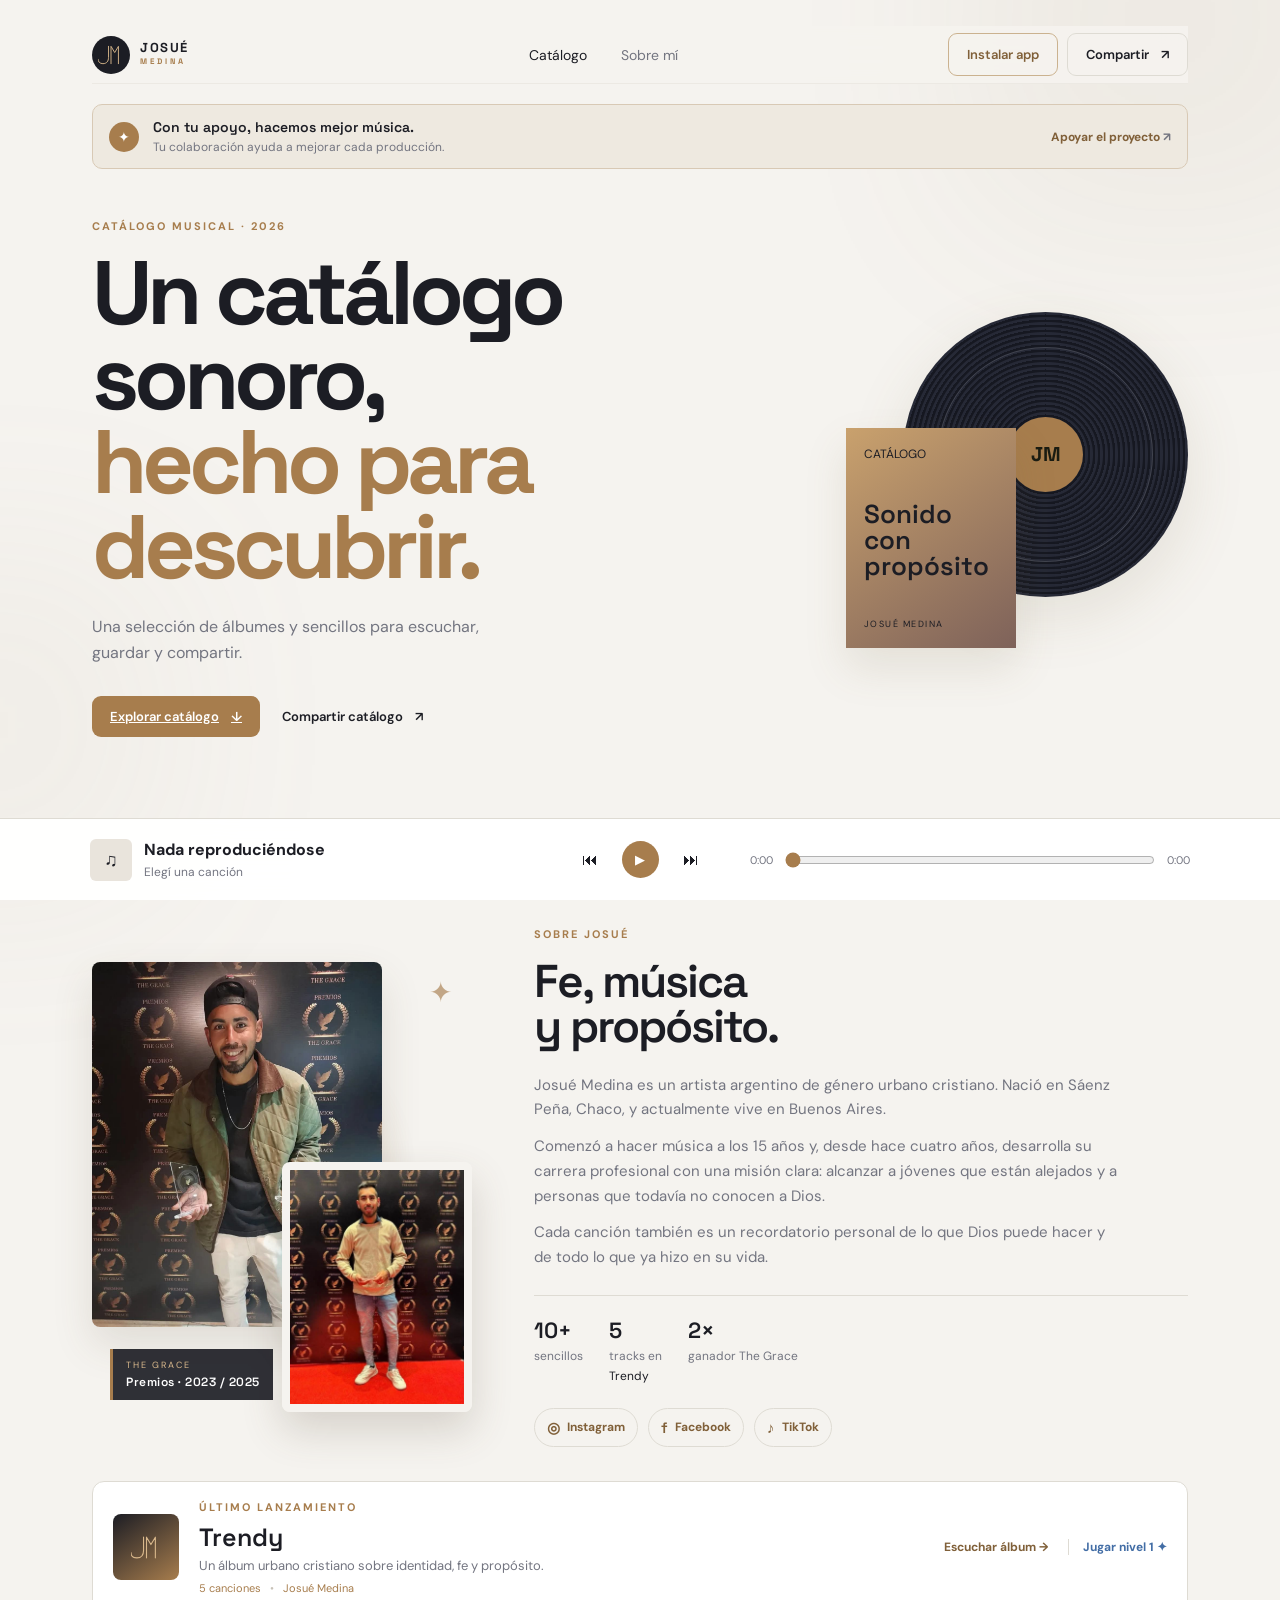
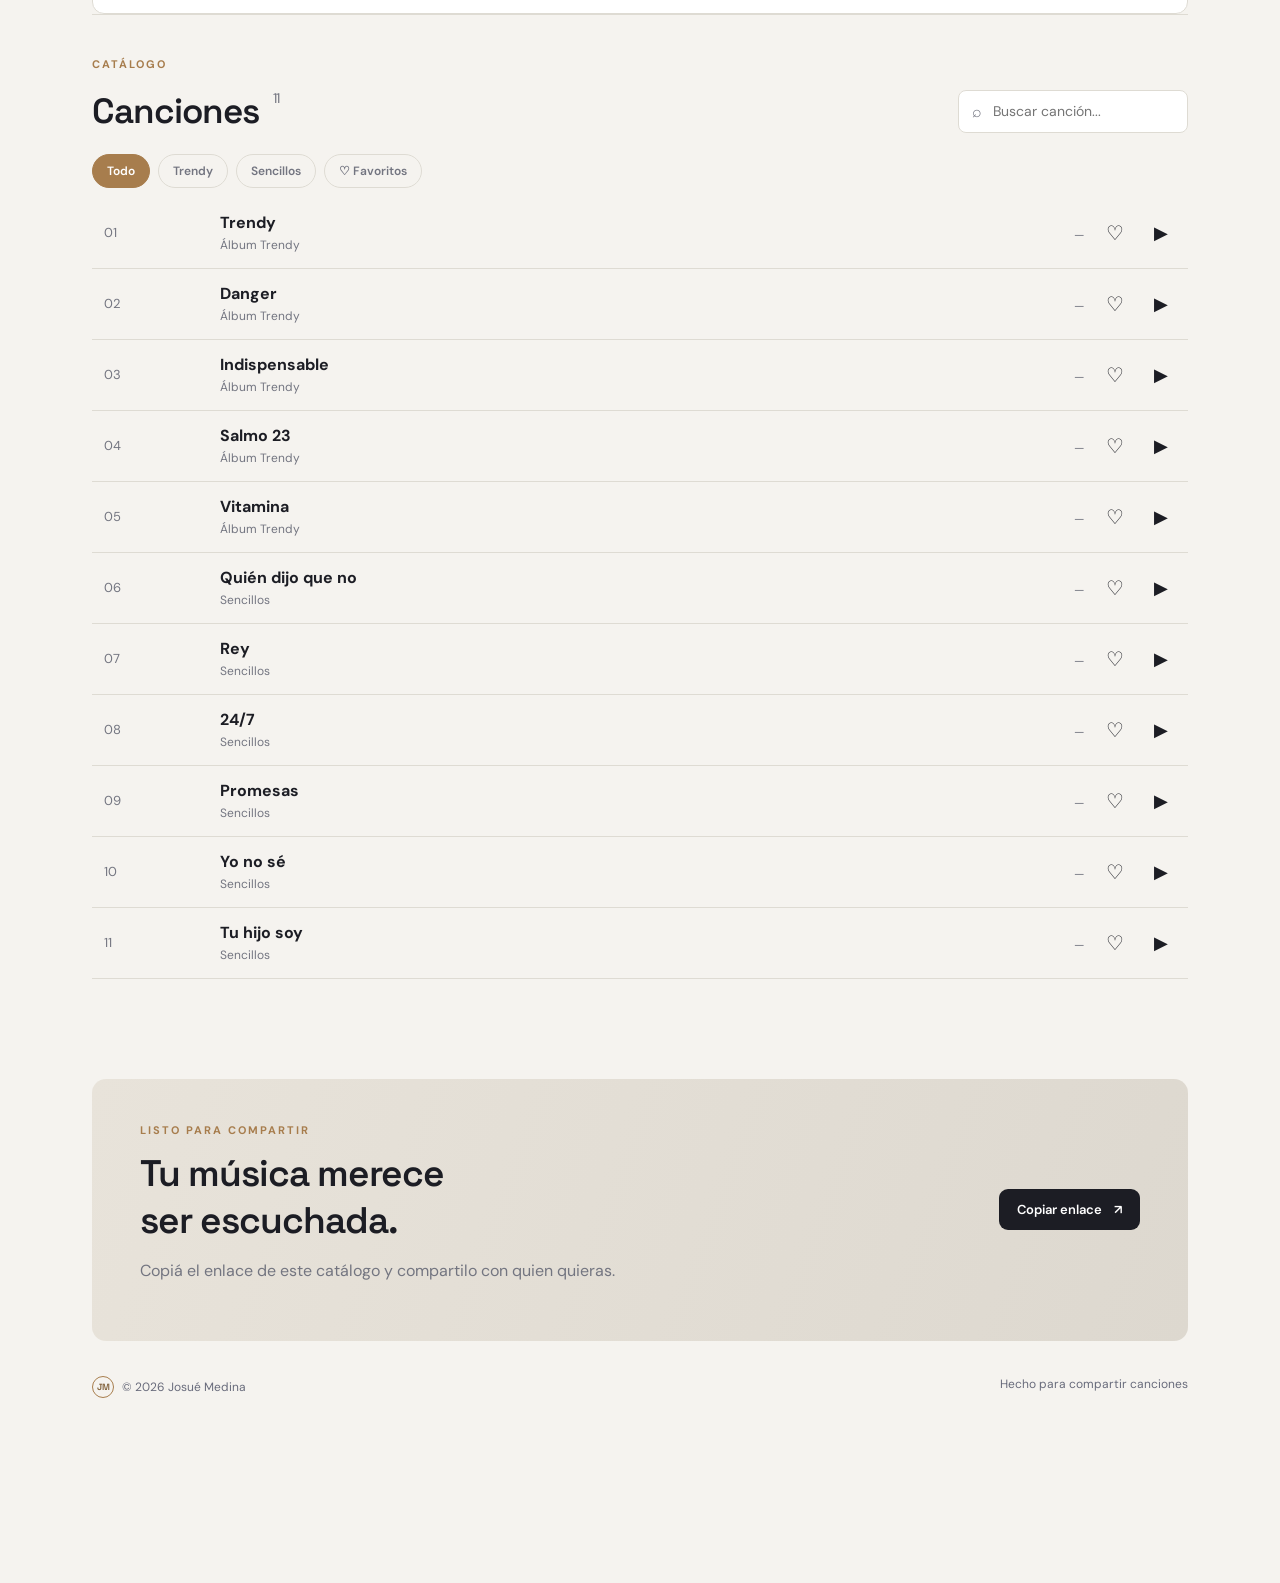
<file: josue-medina-vercel-final/index.html>
<!doctype html>
<html lang="es">
  <head>
    <meta charset="UTF-8" />
    <meta name="viewport" content="width=device-width, initial-scale=1.0" />
    <meta name="theme-color" content="#11131c" />
    <meta name="mobile-web-app-capable" content="yes" />
    <link rel="manifest" href="manifest.json" />
    <title>Medina Music — Catálogo</title>
    <link rel="preconnect" href="https://fonts.googleapis.com" />
    <link rel="preconnect" href="https://fonts.gstatic.com" crossorigin />
    <link href="https://fonts.googleapis.com/css2?family=DM+Sans:wght@400;500;600;700&family=Space+Grotesk:wght@500;600;700&display=swap" rel="stylesheet" />
    <link rel="stylesheet" href="styles.css" />
    <link rel="preconnect" href="https://www.youtube.com" />
    <link rel="preconnect" href="https://i.ytimg.com" />
  </head>
  <body>
    <div class="ambient ambient-one"></div><div class="ambient ambient-two"></div>
    <main class="shell">
      <header class="topbar">
        <a class="brand" href="#" aria-label="Josué Medina"><span class="brand-mark" aria-hidden="true"><svg viewBox="0 0 42 42" role="img"><path d="M17 7v18c0 6-3 10-9 10-5 0-8-3-8-7M21 35V7l6 10 6-10v28"/></svg></span><span>JOSUÉ<br><small>MEDINA</small></span></a>
        <nav><a class="active" href="#library">Catálogo</a><a href="#bio">Sobre mí</a></nav>
        <div class="top-actions"><button id="installBtn" class="button button-ghost install-btn" hidden>Instalar app</button><button id="shareBtn" class="button button-ghost">Compartir <span>↗</span></button></div>
      </header>
      <aside class="support-banner"><div class="support-spark">✦</div><div><strong>Con tu apoyo, hacemos mejor música.</strong><span>Tu colaboración ayuda a mejorar cada producción.</span></div><a href="https://link.mercadopago.com.ar/josuemusic" target="_blank" rel="noopener">Apoyar el proyecto <span>↗</span></a></aside>

      <section class="hero" id="library">
        <div class="hero-copy"><p class="eyebrow">CATÁLOGO MUSICAL · 2026</p><h1>Un catálogo sonoro,<br><em>hecho para descubrir.</em></h1><p class="lede">Una selección de álbumes y sencillos para escuchar, guardar y compartir.</p><div class="hero-actions"><a class="button button-primary" href="#library">Explorar catálogo <span>↓</span></a><button id="shareHeroBtn" class="button button-text">Compartir catálogo <span>↗</span></button></div></div>
        <div class="hero-art"><div class="vinyl"><div class="label">JM</div></div><div class="art-card"><span>CATÁLOGO</span><strong>Sonido<br>con propósito</strong><small>JOSUÉ MEDINA</small></div></div>
      </section>

      <section class="bio-section" id="bio"><div class="bio-images"><div class="photo-glow"></div><img loading="lazy" src="bio-premio-2.jpeg" alt="Josué Medina en los Premios The Grace"><img loading="lazy" class="bio-secondary" src="bio-premio-1.jpeg" alt="Josué Medina recibiendo un reconocimiento"><div class="photo-caption"><span>THE GRACE</span><strong>Premios · 2023 / 2025</strong></div></div><div class="bio-copy"><p class="eyebrow">SOBRE JOSUÉ</p><h2>Fe, música<br>y propósito.</h2><p>Josué Medina es un artista argentino de género urbano cristiano. Nació en Sáenz Peña, Chaco, y actualmente vive en Buenos Aires.</p><p>Comenzó a hacer música a los 15 años y, desde hace cuatro años, desarrolla su carrera profesional con una misión clara: alcanzar a jóvenes que están alejados y a personas que todavía no conocen a Dios.</p><p>Cada canción también es un recordatorio personal de lo que Dios puede hacer y de todo lo que ya hizo en su vida.</p><div class="bio-stats"><span><strong>10+</strong> sencillos</span><span><strong>5</strong> tracks en <em>Trendy</em></span><span><strong>2×</strong> ganador The Grace</span></div><div class="social-links" aria-label="Redes sociales"><a href="https://www.instagram.com/josue_mediinaa?stkn=ZmtqZ3pzNzg5ZG9t" target="_blank" rel="noopener"><span>◎</span> Instagram</a><a href="https://www.facebook.com/share/1EmB1XqpJW/" target="_blank" rel="noopener"><span>f</span> Facebook</a><a href="https://www.tiktok.com/@josuemediinaa?_r=1&_t=ZS-99s7cpWRN3s" target="_blank" rel="noopener"><span>♪</span> TikTok</a></div></div></section>
      <section class="release-card"><div class="release-art" aria-label="Monograma JM"><svg viewBox="0 0 42 42" aria-hidden="true"><path d="M17 7v18c0 6-3 10-9 10-5 0-8-3-8-7M21 35V7l6 10 6-10v28"/></svg></div><div class="release-copy"><p class="eyebrow">ÚLTIMO LANZAMIENTO</p><h2>Trendy</h2><p>Un álbum urbano cristiano sobre identidad, fe y propósito.</p><div class="release-meta"><span>5 canciones</span><i>•</i><span>Josué Medina</span></div></div><a href="#library" class="release-link">Escuchar álbum <span>→</span></a><a href="juego.html" class="release-link game-link">Jugar nivel 1 <span>✦</span></a></section>
      <section class="toolbar"><div><p class="eyebrow">CATÁLOGO</p><h2>Canciones <span id="songCount">0</span></h2></div><label class="search"><span>⌕</span><input id="searchInput" placeholder="Buscar canción..." aria-label="Buscar canción" /></label></section>
      <div class="filter-bar" id="filterBar"><button class="filter active" data-filter="all">Todo</button><button class="filter" data-filter="Trendy">Trendy</button><button class="filter" data-filter="Sencillos">Sencillos</button><button class="filter" data-filter="favorites">♡ Favoritos</button></div>
      <section id="trackList" class="track-list" aria-live="polite"></section>
      <section id="emptyState" class="empty-state"><div class="empty-icon">♫</div><h3>Tu catálogo está esperando</h3><p>Agregá tus archivos de audio para empezar a crear tu biblioteca.</p><label class="button button-primary" for="fileInput">Cargar música</label></section>

      <section class="share-panel" id="about"><div><p class="eyebrow">LISTO PARA COMPARTIR</p><h2>Tu música merece<br>ser escuchada.</h2><p>Copiá el enlace de este catálogo y compartilo con quien quieras.</p></div><button id="sharePanelBtn" class="button button-light">Copiar enlace <span>↗</span></button></section>
      <footer><span class="footer-brand"><span class="footer-mark">JM</span> © 2026 Josué Medina</span><span>Hecho para compartir canciones</span></footer>
    </main>
    <div class="player" id="player"><div class="now"><div class="mini-cover">♫</div><div><strong id="nowTitle">Nada reproduciéndose</strong><span id="nowArtist">Elegí una canción</span></div></div><div class="controls"><button id="prevBtn">⏮</button><button id="playBtn" class="play">▶</button><button id="nextBtn">⏭</button></div><div class="progress"><span id="currentTime">0:00</span><input id="progressBar" type="range" min="0" max="100" value="0" /><span id="duration">0:00</span></div><audio id="audio"></audio></div>
    <div id="toast" class="toast" role="status"></div>
    <div id="ytModal" class="yt-modal" hidden><div class="yt-backdrop" data-close></div><div class="yt-dialog"><button class="yt-close" data-close aria-label="Cerrar">×</button><iframe id="ytFrame" title="Reproductor de YouTube" allow="autoplay; encrypted-media; picture-in-picture" allowfullscreen></iframe></div></div>
    <script src="app.js"></script>
  </body>
</html>
</file>
<file: josue-medina-vercel-final/styles.css>
:root{--bg:#0f1017;--panel:#181a25;--muted:#8e91a2;--text:#f6f4f1;--accent:#c8f36b;--line:#2c2e3c}*{box-sizing:border-box}body{margin:0;background:var(--bg);color:var(--text);font-family:'DM Sans',sans-serif;min-height:100vh}.ambient{position:fixed;filter:blur(100px);opacity:.18;pointer-events:none;z-index:-1}.ambient-one{width:420px;height:420px;background:#7a4cff;top:-190px;right:-100px}.ambient-two{width:350px;height:350px;background:#c8f36b;bottom:0;left:-180px}.shell{max-width:1160px;margin:auto;padding:26px 32px 150px}.topbar{height:58px;display:flex;align-items:center;justify-content:space-between}.brand{display:flex;align-items:center;gap:10px;color:var(--text);text-decoration:none;font:700 13px/12px 'Space Grotesk'}.brand small{font-size:9px;letter-spacing:2px;color:var(--accent)}.brand-mark{display:grid;place-items:center;width:33px;height:33px;border-radius:11px;background:var(--accent);color:#13150d;font:700 20px 'Space Grotesk'}nav{display:flex;gap:34px;margin-left:70px}nav a{color:var(--muted);text-decoration:none;font-size:14px}nav a.active,nav a:hover{color:var(--text)}.button{border:0;border-radius:9px;padding:12px 18px;font:600 13px 'DM Sans';cursor:pointer;display:inline-flex;align-items:center;gap:12px;transition:.2s}.button-primary{background:var(--accent);color:#15170e}.button-primary:hover{transform:translateY(-2px);filter:brightness(1.07)}.button-ghost{border:1px solid var(--line);background:transparent;color:var(--text)}.button-text{background:transparent;color:var(--text);padding-left:4px}.button-light{background:#f6f4f1;color:#151620}.hero{display:flex;min-height:440px;align-items:center;justify-content:space-between;padding:50px 0 25px}.eyebrow{color:var(--accent);font-size:11px;font-weight:700;letter-spacing:2px;margin:0 0 18px}.hero h1{font:700 clamp(53px,8vw,90px)/.94 'Space Grotesk';letter-spacing:-5px;margin:0}.hero h1 em{font-style:normal;color:var(--accent)}.lede{color:var(--muted);font-size:16px;max-width:390px;line-height:1.6;margin:25px 0 30px}.hero-actions{display:flex;gap:18px;align-items:center}.hero-art{width:390px;height:340px;position:relative}.vinyl{width:285px;height:285px;border-radius:50%;background:repeating-radial-gradient(circle,#262936 0 2px,#161821 3px 5px);position:absolute;right:0;top:4px;box-shadow:0 20px 60px #0008}.vinyl:after{content:'';position:absolute;inset:35px;border-radius:50%;border:1px solid #ffffff20}.label{position:absolute;inset:105px;border-radius:50%;display:grid;place-items:center;background:var(--accent);color:#1a1c12;font:700 20px 'Space Grotesk'}.art-card{position:absolute;bottom:0;left:4px;width:170px;height:220px;padding:18px;background:linear-gradient(145deg,#e4a33c,#9c3e58);box-shadow:0 20px 40px #0008;display:flex;flex-direction:column;justify-content:space-between}.art-card span{font-size:12px}.art-card strong{font:600 26px/1 'Space Grotesk'}.art-card small{font-size:9px;letter-spacing:1.5px}.toolbar{display:flex;align-items:end;justify-content:space-between;border-top:1px solid var(--line);padding:42px 0 21px}.toolbar h2,.share-panel h2{font:600 35px 'Space Grotesk';margin:0;letter-spacing:-1px}.toolbar h2 span{font:14px 'DM Sans';color:var(--muted);vertical-align:top;margin-left:6px}.search{border:1px solid var(--line);border-radius:8px;padding:10px 13px;display:flex;gap:9px;width:230px;color:var(--muted)}.search input{border:0;outline:0;background:none;color:var(--text);width:100%;font:14px 'DM Sans'}.track-list{display:flex;flex-direction:column}.track{display:grid;grid-template-columns:42px 1fr auto 130px 30px;align-items:center;gap:16px;padding:14px 12px;border-bottom:1px solid var(--line);transition:.2s}.track:hover,.track.current{background:#1a1d29}.track-num{color:var(--muted);font-size:13px}.track-cover,.mini-cover{width:42px;height:42px;border-radius:6px;display:grid;place-items:center;background:linear-gradient(135deg,#7347e5,#e88272);font-size:18px}.track-info{min-width:0}.track-info strong,.track-info span{display:block;white-space:nowrap;overflow:hidden;text-overflow:ellipsis}.track-info span,.track-duration{color:var(--muted);font-size:12px;margin-top:4px}.track button{background:none;border:0;color:var(--muted);font-size:18px;cursor:pointer}.empty-state{text-align:center;padding:65px 20px;border:1px dashed var(--line);border-radius:12px;margin-top:12px}.empty-icon{font-size:38px;color:var(--accent)}.empty-state h3{font:600 23px 'Space Grotesk';margin:12px 0 8px}.empty-state p{color:var(--muted);margin:0 0 20px}.share-panel{margin-top:100px;border-radius:14px;padding:44px 48px;background:linear-gradient(110deg,#25263a,#1d3028);display:flex;justify-content:space-between;align-items:center}.share-panel p:not(.eyebrow){color:#b8bac7}.share-panel h2{font-size:37px}.share-panel .eyebrow{margin-bottom:13px}footer{display:flex;justify-content:space-between;color:#686b7b;font-size:12px;padding:35px 0}.player{position:fixed;bottom:0;left:0;right:0;height:82px;background:#171923f5;border-top:1px solid var(--line);backdrop-filter:blur(18px);display:grid;grid-template-columns:1fr 180px 1fr;align-items:center;padding:0 max(32px,calc((100vw - 1100px)/2));gap:20px}.now{display:flex;align-items:center;gap:12px;min-width:0}.mini-cover{width:42px;height:42px;flex:none;background:#303343}.now strong,.now span{display:block;white-space:nowrap;overflow:hidden;text-overflow:ellipsis}.now span{color:var(--muted);font-size:12px;margin-top:4px}.controls{display:flex;justify-content:center;align-items:center;gap:18px}.controls button{border:0;background:none;color:var(--text);cursor:pointer;font-size:16px}.controls .play{width:37px;height:37px;border-radius:50%;background:var(--accent);color:#171913;font-size:13px}.progress{display:flex;align-items:center;gap:10px;font-size:11px;color:var(--muted)}input[type=range]{accent-color:var(--accent);width:100%}.toast{position:fixed;right:24px;bottom:102px;background:#f6f4f1;color:#12131a;padding:12px 16px;border-radius:8px;font-size:13px;opacity:0;transform:translateY(10px);transition:.25s;pointer-events:none}.toast.show{opacity:1;transform:none}@media(max-width:760px){.shell{padding:18px 18px 135px}.topbar nav{display:none}.hero{padding-top:38px;display:block}.hero-art{margin:35px auto 0;transform:scale(.8);transform-origin:left top;height:280px}.hero h1{font-size:62px}.toolbar{display:block}.search{margin-top:20px;width:100%}.track{grid-template-columns:25px 1fr auto 25px}.track-duration{display:none}.share-panel{display:block;padding:30px 25px}.share-panel .button{margin-top:20px}.player{grid-template-columns:1fr 120px;padding:0 15px;gap:10px}.progress{display:none}footer{display:block;line-height:2}}
 .yt-modal{position:fixed;inset:0;z-index:20;display:grid;place-items:center}.yt-modal[hidden]{display:none}.yt-backdrop{position:absolute;inset:0;background:#05060bd9;backdrop-filter:blur(8px)}.yt-dialog{position:relative;width:min(900px,92vw);aspect-ratio:16/9;background:#000;border-radius:12px;overflow:hidden;box-shadow:0 25px 90px #000}.yt-dialog iframe{width:100%;height:100%;border:0}.yt-close{position:absolute;z-index:2;right:10px;top:8px;width:33px;height:33px;border:0;border-radius:50%;background:#000b;color:#fff;font-size:25px;line-height:1;cursor:pointer}.track-cover{background-size:cover;background-position:center;overflow:hidden}
 .filter-bar{display:flex;gap:8px;margin:0 0 10px}.filter{border:1px solid var(--line);background:transparent;color:var(--muted);border-radius:999px;padding:8px 14px;font:600 12px 'DM Sans';cursor:pointer;transition:.2s}.filter:hover,.filter.active{background:var(--accent);border-color:var(--accent);color:#15170e}.track{grid-template-columns:42px 42px 1fr auto 30px 30px}.favorite{font-size:20px!important}.favorite.saved{color:var(--accent)!important}@media(max-width:760px){.filter-bar{overflow:auto;padding-bottom:4px}.track{grid-template-columns:25px 42px 1fr 25px 25px}.favorite{font-size:17px!important}.track-duration{display:none}}
 .donation-panel{margin-top:22px;padding:25px 28px;border:1px solid #42482b;border-radius:14px;background:linear-gradient(110deg,#1a211b,#181a25);display:flex;align-items:center;gap:20px}.donation-icon{width:48px;height:48px;border-radius:14px;display:grid;place-items:center;background:var(--accent);color:#18200f;font-size:22px}.donation-copy{flex:1}.donation-copy h2{font:600 23px 'Space Grotesk';margin:0 0 5px}.donation-copy p:not(.eyebrow){color:var(--muted);margin:0;font-size:14px}.donation-copy .eyebrow{margin-bottom:8px}.donation-actions{display:flex;gap:9px;flex-wrap:wrap;justify-content:flex-end}@media(max-width:760px){.donation-panel{display:block}.donation-icon{margin-bottom:16px}.donation-actions{justify-content:flex-start;margin-top:20px}}
 :root{--bg:#f5f3ef;--panel:#ffffff;--muted:#737580;--text:#1c1d24;--accent:#a77d4d;--line:#dedbd3}body{background:var(--bg);color:var(--text)}.ambient{opacity:.06}.ambient-one{background:#8b6f47}.ambient-two{background:#b7a58c}.brand,.button-text,nav a.active,nav a:hover,.track button{color:var(--text)}.brand small,.eyebrow,.hero h1 em,.empty-icon{color:var(--accent)}.brand-mark,.button-primary,.filter:hover,.filter.active,.controls .play,.donation-icon{background:var(--accent);color:#fff}.button-ghost{border-color:var(--line);color:var(--text)}.button-light{background:#1c1d24;color:#fff}.vinyl{box-shadow:0 20px 60px #7b674422}.art-card{background:linear-gradient(145deg,#c9a16d,#7e625a);box-shadow:0 20px 40px #7b674422}.track:hover,.track.current{background:#ebe8e1}.search{background:#fff}.share-panel{background:linear-gradient(110deg,#e8e3da,#ddd8cf)}.donation-panel{border-color:#d8c9b5;background:#eee9e0}.player{background:#fffffff2;border-top-color:var(--line);color:var(--text)}.mini-cover{background:#e9e4dc}.now span,.track-info span,.track-duration{color:var(--muted)}.yt-dialog{box-shadow:0 25px 90px #5c4c3822}
 .share-panel p:not(.eyebrow){color:#737580}.share-panel h2{color:#1c1d24}.donation-copy h2{color:#1c1d24}
 .support-banner{display:flex;align-items:center;gap:14px;margin-top:20px;padding:13px 16px;border:1px solid #d8c9b5;border-radius:10px;background:#eee9e0;color:#1c1d24}.support-spark{width:30px;height:30px;border-radius:50%;display:grid;place-items:center;background:#a77d4d;color:#fff;font-size:14px}.support-banner div:nth-child(2){flex:1}.support-banner strong,.support-banner span{display:block}.support-banner strong{font:600 14px 'Space Grotesk'}.support-banner span{margin-top:3px;color:#737580;font-size:12px}.support-banner a{color:#806039;text-decoration:none;font-size:12px;font-weight:700;white-space:nowrap}.support-banner a span{display:inline}.support-banner a:hover{text-decoration:underline}@media(max-width:600px){.support-banner{align-items:flex-start}.support-banner a{font-size:11px}.support-banner strong{font-size:13px}}
 .bio-section{display:grid;grid-template-columns:380px 1fr;gap:62px;align-items:center;margin-top:100px;padding-top:64px;border-top:1px solid var(--line)}.bio-images{height:450px;position:relative}.bio-images img{width:290px;height:365px;object-fit:cover;border-radius:8px;box-shadow:0 18px 40px #5c4c3822}.bio-images .bio-secondary{position:absolute;width:190px;height:250px;right:0;bottom:0;border:8px solid var(--bg);box-shadow:0 18px 40px #5c4c3833}.bio-copy h2{font:600 46px/.98 'Space Grotesk';letter-spacing:-2px;margin:0 0 24px}.bio-copy p:not(.eyebrow){max-width:590px;color:var(--muted);line-height:1.65;font-size:15px;margin:0 0 12px}.bio-stats{display:flex;gap:26px;margin-top:25px;padding-top:20px;border-top:1px solid var(--line);color:var(--muted);font-size:12px}.bio-stats span{display:flex;flex-direction:column;gap:4px}.bio-stats strong{color:var(--text);font:600 22px 'Space Grotesk'}.bio-stats em{font-style:normal;color:var(--text)}@media(max-width:760px){.bio-section{display:block;margin-top:70px;padding-top:45px}.bio-images{height:370px}.bio-images img{width:240px;height:300px}.bio-images .bio-secondary{width:155px;height:205px}.bio-copy h2{font-size:38px}.bio-stats{gap:13px;flex-wrap:wrap}}
 .bio-images{isolation:isolate}.photo-glow{position:absolute;width:260px;height:260px;left:35px;top:80px;border-radius:50%;background:#a77d4d22;filter:blur(18px);z-index:-1}.photo-caption{position:absolute;left:18px;bottom:12px;padding:10px 13px;background:#1c1d24e8;color:#fff;border-left:3px solid #a77d4d;letter-spacing:.5px}.photo-caption span,.photo-caption strong{display:block}.photo-caption span{font-size:9px;letter-spacing:2px;color:#d9b88c}.photo-caption strong{font:600 12px 'Space Grotesk';margin-top:3px}.bio-images:after{content:'✦';position:absolute;right:20px;top:12px;color:#a77d4d;font-size:28px;opacity:.65}
 .topbar{position:sticky;top:0;z-index:10;background:#f5f3eff2;backdrop-filter:blur(16px);border-bottom:1px solid #dedbd366}.release-card{display:flex;align-items:center;gap:20px;margin:34px 0 0;padding:18px 20px;border:1px solid var(--line);border-radius:12px;background:#fff}.release-art{width:66px;height:66px;flex:none;border-radius:8px;display:grid;place-items:center;background:linear-gradient(145deg,#1c1d24,#a77d4d);color:#fff;font:600 20px 'Space Grotesk'}.release-copy{flex:1}.release-copy h2{font:600 25px 'Space Grotesk';margin:0 0 4px}.release-copy p:not(.eyebrow){color:var(--muted);font-size:13px;margin:0 0 7px}.release-copy .eyebrow{margin:0 0 7px}.release-meta{display:flex;gap:9px;color:#a77d4d;font-size:11px}.release-meta i{font-style:normal;color:#c8c2b8}.release-link{color:#806039;text-decoration:none;font-size:12px;font-weight:700;white-space:nowrap}.release-link:hover{text-decoration:underline}.button:focus-visible,.filter:focus-visible,.search:focus-within,.release-link:focus-visible,nav a:focus-visible{outline:2px solid #a77d4d;outline-offset:3px}.track-cover{transition:transform .25s,filter .25s}.track:hover .track-cover{transform:scale(1.04);filter:saturate(1.12)}
 @media(max-width:600px){.release-card{align-items:flex-start;gap:12px}.release-art{width:54px;height:54px;font-size:16px}.release-copy h2{font-size:21px}.release-copy p:not(.eyebrow){font-size:12px}.release-link{align-self:center;font-size:11px}}
 .game-link{color:#426da5;border-left:1px solid var(--line);padding-left:14px}
 .brand-mark{background:#1c1d24;color:#d9b88c;border-radius:50%;width:38px;height:38px}.brand-mark svg{width:26px;height:26px;fill:none;stroke:currentColor;stroke-width:1.5;stroke-linecap:round;stroke-linejoin:round}.brand{letter-spacing:1.5px}.brand small{letter-spacing:3px;color:#a77d4d;font-size:8px}
 .release-art svg{width:31px;height:31px;fill:none;stroke:#d9b88c;stroke-width:1.5;stroke-linecap:round;stroke-linejoin:round}
 .footer-brand{display:flex;align-items:center;gap:8px}.footer-mark{display:inline-grid;place-items:center;width:22px;height:22px;border:1px solid #a77d4d;border-radius:50%;color:#806039;font:600 9px 'Space Grotesk';letter-spacing:-.5px}
 .social-links{display:flex;gap:10px;flex-wrap:wrap;margin-top:24px}.social-links a{display:inline-flex;align-items:center;gap:7px;padding:9px 12px;border:1px solid var(--line);border-radius:999px;color:#806039;text-decoration:none;font-size:12px;font-weight:700;transition:.2s}.social-links a:hover{background:#eee9e0;border-color:#cbb28f;transform:translateY(-1px)}.social-links span{font:600 15px 'Space Grotesk'}
 .ambient-one{animation:ambientFloatOne 18s ease-in-out infinite alternate}.ambient-two{animation:ambientFloatTwo 22s ease-in-out infinite alternate}@keyframes ambientFloatOne{from{transform:translate3d(0,0,0) scale(1)}to{transform:translate3d(-80px,55px,0) scale(1.12)}}@keyframes ambientFloatTwo{from{transform:translate3d(0,0,0) scale(1)}to{transform:translate3d(70px,-45px,0) scale(1.08)}}@media(prefers-reduced-motion:reduce){.ambient-one,.ambient-two{animation:none}}
 .top-actions{display:flex;align-items:center;gap:9px}.install-btn{border-color:#cbb28f;color:#806039}.install-btn:hover{background:#eee9e0}
</file>
